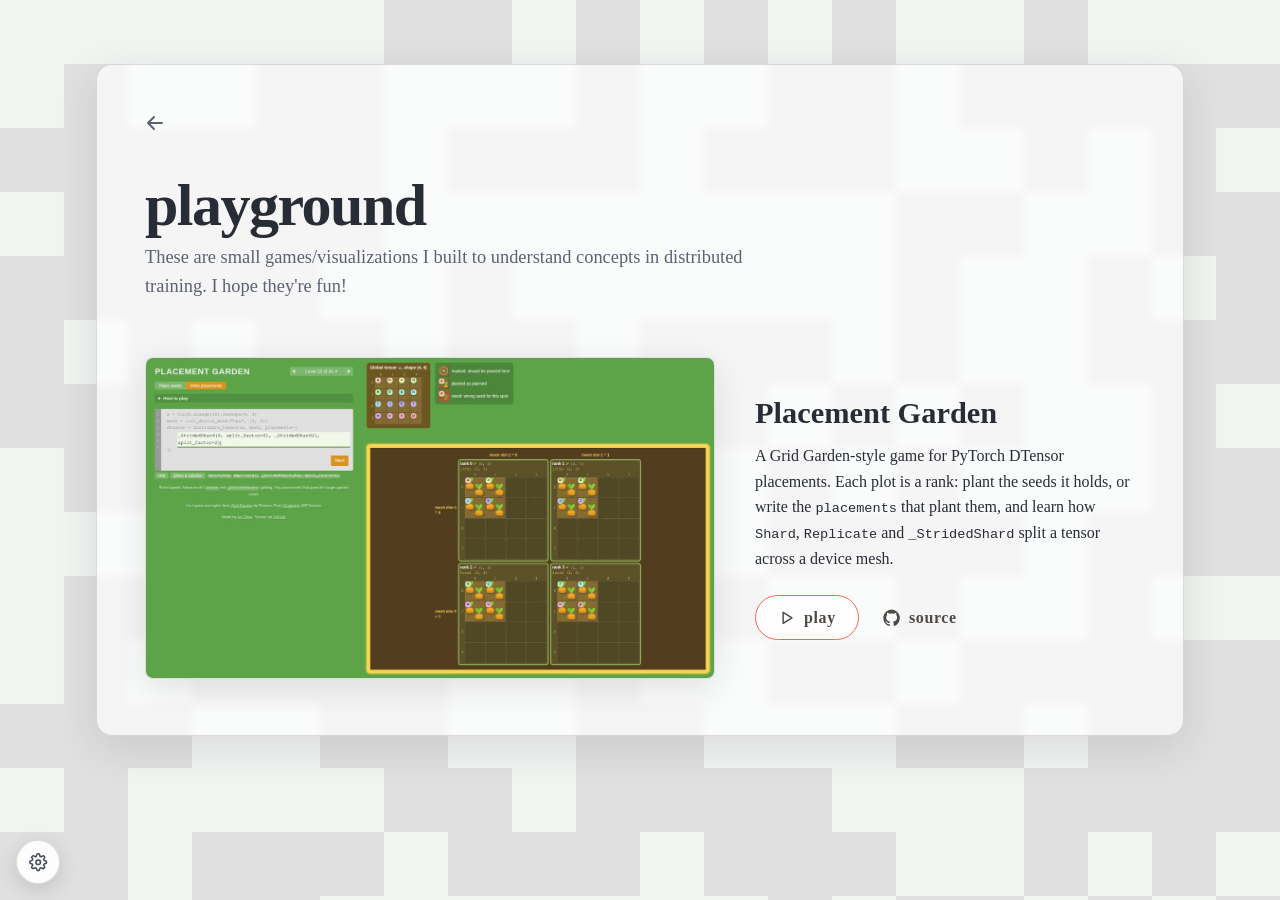
<file: playground/index.html>
<!doctype html>
<html lang="en">

<head>
    <meta charset="utf-8">
    <title>Playground - Ivy Zhou</title>
    <meta name="description" content="Interactive visualizations by Ivy Zhou">
    <meta name="author" content="Ivy Zhou" />
    <meta name="viewport" content="width=device-width, initial-scale=1">
    <link rel="shortcut icon" href="/favicon.ico" />
    <link rel="stylesheet" href="/css/styles.css">
    <link rel="stylesheet" href="/css/playground.css">
</head>

<body>
    <div class="menu-wrap" id="life-settings" aria-hidden="true">
        <nav class="menu" aria-label="Game of Life settings">
            <h2 class="profile">Life settings</h2>
            <div class="link-list">
                <div class="color-setting">
                    <label for="alive">Alive colour</label>
                    <div class="color-control">
                        <input class="colorinput" id="alive" type="color" value="#d9d9d9"
                            aria-label="Alive colour picker">
                        <input class="hexinput" id="alive-hex" type="text" value="#D9D9D9" maxlength="7"
                            spellcheck="false" aria-label="Alive colour HEX code">
                    </div>
                </div>
                <div class="color-setting">
                    <label for="dead">Dead colour</label>
                    <div class="color-control">
                        <input class="colorinput" id="dead" type="color" value="#eff2ef"
                            aria-label="Dead colour picker">
                        <input class="hexinput" id="dead-hex" type="text" value="#EFF2EF" maxlength="7"
                            spellcheck="false" aria-label="Dead colour HEX code">
                    </div>
                </div>
                <button id="reset-button" type="button">Reset</button>
            </div>
            <div class="icon-list">
                <a href="https://en.wikipedia.org/wiki/Conway%27s_Game_of_Life">About the Game of Life</a>
            </div>
        </nav>
    </div>
    <button class="menu-button" id="open-button" aria-label="Open Life settings" aria-controls="life-settings"
        aria-expanded="false">
        <svg viewBox="0 0 24 24" aria-hidden="true">
            <circle cx="12" cy="12" r="3"></circle>
            <path d="M19.4 15a1.7 1.7 0 0 0 .34 1.88l.05.05a2 2 0 1 1-2.83 2.83l-.05-.05A1.7 1.7 0 0 0 15 19.4a1.7 1.7 0 0 0-1 1.55V21a2 2 0 1 1-4 0v-.08a1.7 1.7 0 0 0-1.1-1.54 1.7 1.7 0 0 0-1.88.34l-.05.05a2 2 0 1 1-2.83-2.83l.05-.05A1.7 1.7 0 0 0 4.6 15a1.7 1.7 0 0 0-1.55-1H3a2 2 0 1 1 0-4h.08a1.7 1.7 0 0 0 1.54-1.1 1.7 1.7 0 0 0-.34-1.88l-.05-.05a2 2 0 1 1 2.83-2.83l.05.05A1.7 1.7 0 0 0 9 4.6a1.7 1.7 0 0 0 1-1.55V3a2 2 0 1 1 4 0v.08a1.7 1.7 0 0 0 1.1 1.54 1.7 1.7 0 0 0 1.88-.34l.05-.05a2 2 0 1 1 2.83 2.83l-.05.05A1.7 1.7 0 0 0 19.4 9c.12.6.65 1 1.27 1H21a2 2 0 1 1 0 4h-.08a1.7 1.7 0 0 0-1.52 1Z"></path>
        </svg>
    </button>
    <div class="content-wrap">
        <canvas id="conway"></canvas>
        <main class="playground">
            <div class="intro">
                <a class="home-link" href="/" aria-label="Back to home">
                    <svg viewBox="0 0 24 24" aria-hidden="true">
                        <path d="M19 12H5M11 6l-6 6 6 6"></path>
                    </svg>
                </a>
                <h1>playground</h1>
                <p>These are small games/visualizations I built to understand concepts in distributed training. I hope
                    they're fun!</p>
            </div>

            <!-- To add a viz, copy an <article> and point it at a 16:9 screenshot in /img/playground/. -->
            <section class="gallery">
                <article class="viz">
                    <a class="viz-shot" href="/placement-garden/">
                        <img src="/img/playground/placement-garden.jpg" width="1200" height="675"
                            alt="Placement Garden: a solved level where four ranks each hold a strided 2 by 2 block of a 4 by 4 tensor">
                    </a>
                    <div class="viz-text">
                        <h2><a href="/placement-garden/">Placement Garden</a></h2>
                        <p>A Grid Garden-style game for PyTorch DTensor placements. Each plot is a rank: plant the seeds
                            it holds, or write the <code>placements</code> that plant them, and learn how
                            <code>Shard</code>, <code>Replicate</code> and <code>_StridedShard</code> split a tensor
                            across a device mesh.</p>
                        <nav class="viz-links">
                            <a class="play" href="/placement-garden/">
                                <svg class="icon-stroke" viewBox="0 0 24 24" aria-hidden="true">
                                    <path d="M7 4.5v15l12-7.5Z"></path>
                                </svg>
                                play
                            </a>
                            <a href="https://github.com/ivy-zhou/placement-garden">
                                <svg class="icon-fill" viewBox="0 0 24 24" aria-hidden="true">
                                    <path d="M12 .7a11.6 11.6 0 0 0-3.7 22.6c.6.1.8-.3.8-.6v-2.2c-3.4.7-4.1-1.4-4.1-1.4-.5-1.4-1.3-1.8-1.3-1.8-1.1-.7.1-.7.1-.7 1.2.1 1.8 1.2 1.8 1.2 1.1 1.8 2.8 1.3 3.5 1 .1-.8.4-1.3.8-1.6-2.7-.3-5.5-1.3-5.5-5.8 0-1.3.5-2.3 1.2-3.1-.1-.3-.5-1.5.1-3.1 0 0 1-.3 3.2 1.2a11 11 0 0 1 5.8 0c2.2-1.5 3.2-1.2 3.2-1.2.6 1.6.2 2.8.1 3.1.8.8 1.2 1.8 1.2 3.1 0 4.5-2.8 5.5-5.5 5.8.4.4.8 1.1.8 2.2v3.2c0 .3.2.7.8.6A11.6 11.6 0 0 0 12 .7Z"></path>
                                </svg>
                                source
                            </a>
                        </nav>
                    </div>
                </article>
            </section>
        </main>
    </div>

    <script src="/js/animateBG.js"></script>
    <script src="/js/main.js"></script>
</body>

</html>
</file>
<file: css/styles.css>
:root {
    color-scheme: light;
    --font-serif: Charter, "Bitstream Charter", "Sitka Text", Cambria, Georgia, serif;
    --font-display: "Iowan Old Style", Baskerville, "Times New Roman", serif;
    --ink: #282c34;
    --ink-soft: #5d6270;
    --paper: #fefeff;
    --panel: rgba(248, 249, 252, 0.96);
    --line: rgba(55, 58, 71, 0.16);
    --accent: #fe654f;
}

*,
*::after,
*::before {
    box-sizing: border-box;
}

html,
body,
.content-wrap {
    width: 100%;
    height: 100%;
    padding: 0;
}

body,
button,
input {
    font-family: var(--font-serif);
}

body {
    margin: 0;
    color: var(--ink);
    font-size: 1rem;
    font-weight: 400;
}

a {
    color: #4e4a46;
    text-decoration: none;
}

a:hover,
a:focus-visible {
    color: var(--accent);
}

button:focus-visible,
input:focus-visible,
a:focus-visible {
    outline: 2px solid var(--accent);
    outline-offset: 3px;
}

header {
    margin: 0 auto;
    padding: 8rem 2rem 0;
    text-align: center;
}

header h1 {
    margin: 0 auto;
    padding-top: .4em;
    font-family: var(--font-display);
    font-size: 3.75em;
    font-weight: 700;
    line-height: 1;
    letter-spacing: -.025em;
}

header h1 span {
    display: block;
    padding-top: .8em;
    font-family: var(--font-serif);
    font-size: 40%;
    font-weight: 400;
    letter-spacing: .01em;
}

#profile-image {
    width: 20em;
    height: 20em;
    margin: 0 auto 2em;
    border-radius: 50%;
    background-image: url("../img/ivyzhou_banner1.png");
    background-position: left center;
    background-size: cover;
}

.branding {
    padding: 1.6em 5em;
    font-size: .74em;
    font-weight: 700;
    line-height: 2.2;
    letter-spacing: .08em;
    text-transform: uppercase;
}

.branding a {
    display: inline-grid;
    width: 2rem;
    height: 2rem;
    margin: 0 .12rem;
    padding: .2rem;
    vertical-align: middle;
    place-items: center;
}

.brand-icons svg {
    width: 100%;
    height: 100%;
    fill: currentColor;
}

.pill-links {
    max-width: 1200px;
    margin: 3em auto 5em;
    padding: 2em 10em 0;
    font-size: 1em;
}

.pill-links > a {
    display: inline-flex;
    width: 10em;
    margin: .75em;
    padding: 1em;
    align-items: center;
    justify-content: center;
    gap: .55em;
    border: 1px solid var(--accent);
    border-radius: 999px;
    background: var(--paper);
    font-family: var(--font-display);
    font-weight: 700;
    letter-spacing: .04em;
    text-transform: lowercase;
    transition: color .18s ease, background-color .18s ease, transform .18s ease;
}

.pill-links svg {
    width: 1.3em;
    height: 1.3em;
    flex: none;
    fill: none;
    stroke: currentColor;
    stroke-width: 2;
    stroke-linecap: round;
    stroke-linejoin: round;
}

.pill-links > a:hover,
.pill-links > a:focus-visible {
    color: var(--paper);
    background: var(--accent);
    transform: translateY(-1px);
}

.content-wrap {
    overflow-y: auto;
    -webkit-overflow-scrolling: touch;
}

.content-wrap canvas {
    position: absolute;
    z-index: 0;
    width: 100%;
    height: 100%;
    opacity: .8;
}

.content {
    position: relative;
}

.menu-button {
    position: fixed;
    bottom: 1rem;
    left: 1rem;
    z-index: 1000;
    display: grid;
    width: 2.75rem;
    height: 2.75rem;
    padding: 0;
    border: 1px solid var(--line);
    border-radius: 50%;
    color: #454957;
    background: rgba(254, 254, 255, .94);
    box-shadow: 0 .35rem 1.2rem rgba(40, 44, 52, .16);
    cursor: pointer;
    font-size: 1.1rem;
    line-height: 1;
    place-items: center;
    transition: color .18s ease, transform .18s ease, box-shadow .18s ease;
}

.menu-button:hover {
    color: var(--accent);
    box-shadow: 0 .45rem 1.4rem rgba(40, 44, 52, .22);
    transform: translateY(-1px);
}

.menu-button svg {
    display: block;
    width: 1.15rem;
    height: 1.15rem;
    overflow: visible;
    fill: none;
    stroke: currentColor;
    stroke-width: 2;
    stroke-linecap: round;
    stroke-linejoin: round;
}

.menu-wrap {
    position: fixed;
    bottom: 4.5rem;
    left: 1rem;
    z-index: 999;
    width: min(18rem, calc(100vw - 2rem));
    padding: 1.25rem;
    border: 1px solid var(--line);
    border-radius: .9rem;
    visibility: hidden;
    opacity: 0;
    background: var(--panel);
    box-shadow: 0 .8rem 2.5rem rgba(40, 44, 52, .2);
    pointer-events: none;
    transform: translateY(.65rem) scale(.98);
    transform-origin: left bottom;
    transition: opacity .2s ease, transform .2s ease, visibility .2s;
    backdrop-filter: blur(12px);
}

.show-menu .menu-wrap {
    visibility: visible;
    opacity: 1;
    pointer-events: auto;
    transform: none;
}

.menu {
    color: var(--ink-soft);
    font-size: 1rem;
}

.profile {
    margin: 0 0 1rem;
    color: var(--ink);
    font-family: var(--font-display);
    font-size: 1.25rem;
    line-height: 1.2;
}

.link-list {
    display: grid;
    gap: .75rem;
}

.color-setting {
    display: flex;
    min-height: 2.5rem;
    align-items: center;
    justify-content: space-between;
    gap: 1rem;
}

.color-setting > label {
    font-weight: 600;
}

.color-control {
    display: flex;
    align-items: center;
    gap: .4rem;
}

.colorinput {
    width: 2.5rem;
    height: 2rem;
    padding: .15rem;
    border: 1px solid var(--line);
    border-radius: .35rem;
    background: var(--paper);
    box-shadow: none;
    cursor: pointer;
}

.hexinput {
    width: 5.4rem;
    height: 2rem;
    padding: .35rem .45rem;
    border: 1px solid var(--line);
    border-radius: .35rem;
    color: var(--ink);
    background: var(--paper);
    font-family: ui-monospace, "SFMono-Regular", Consolas, "Liberation Mono", monospace;
    font-size: .82rem;
    letter-spacing: .02em;
    text-transform: uppercase;
}

.link-list button {
    justify-self: start;
    padding: .55rem .85rem;
    border: 1px solid var(--line);
    border-radius: .45rem;
    color: var(--ink);
    background: var(--paper);
    cursor: pointer;
    font-size: .95rem;
    font-weight: 700;
    transition: border-color .18s ease, color .18s ease, background-color .18s ease;
}

.link-list button:hover,
.link-list button:focus-visible {
    border-color: var(--accent);
    color: var(--accent);
    background: #fff9f7;
}

.icon-list {
    padding-top: 1rem;
    margin-top: 1rem;
    border-top: 1px solid var(--line);
}

.icon-list a {
    font-size: .9rem;
    text-decoration: underline;
    text-decoration-color: rgba(254, 101, 79, .4);
    text-underline-offset: .18em;
}

@media screen and (max-width: 40em) {
    body {
        font-size: 80%;
    }

    header {
        padding-top: 6rem;
    }

    header h1 {
        font-size: 2.75em;
    }

    #profile-image {
        width: min(20em, 76vw);
        height: min(20em, 76vw);
    }

    .branding {
        padding-right: 2em;
        padding-left: 2em;
    }

    .pill-links {
        max-width: 900px;
        padding: 2em 2em 0;
    }

    .menu-button {
        bottom: .75rem;
        left: .75rem;
    }

    .menu-wrap {
        bottom: 4rem;
        left: .75rem;
        width: min(18rem, calc(100vw - 1.5rem));
    }
}

@media (prefers-reduced-motion: reduce) {
    .menu-button,
    .menu-wrap,
    .pill-links > a {
        transition: none;
    }
}
</file>
<file: css/playground.css>
/* Playground page, layered on styles.css (fonts, colours, Game of Life canvas and settings menu). */

:root {
    --font-mono: ui-monospace, "SFMono-Regular", Consolas, "Liberation Mono", monospace;
}

body {
    line-height: 1.6;
}

/* The page scrolls inside .content-wrap; keep the Life grid fixed behind it. */
.content-wrap canvas {
    position: fixed;
    inset: 0;
}

.playground {
    position: relative;
    max-width: 68rem;
    margin: 4rem auto 6rem;
    padding: 2.5rem 3rem 3.5rem;
    border: 1px solid var(--line);
    border-radius: 1rem;
    background: rgba(254, 254, 255, .7);
    box-shadow: 0 .8rem 2.5rem rgba(40, 44, 52, .12);
    backdrop-filter: blur(3px);
}

.intro {
    margin-bottom: 3.5rem;
}

.home-link {
    display: inline-grid;
    width: 2.25rem;
    height: 2.25rem;
    margin-left: -.5rem;
    color: var(--ink-soft);
    place-items: center;
}

.home-link svg {
    width: 1.5rem;
    height: 1.5rem;
    fill: none;
    stroke: currentColor;
    stroke-width: 2;
    stroke-linecap: round;
    stroke-linejoin: round;
}

.intro h1 {
    margin: 2rem 0 .5rem;
    font-family: var(--font-display);
    font-size: 3.75rem;
    font-weight: 700;
    line-height: 1;
    letter-spacing: -.025em;
}

.intro p {
    max-width: 38rem;
    margin: 0;
    color: var(--ink-soft);
    font-size: 1.15rem;
}

.gallery {
    display: grid;
    gap: 4rem;
}

.viz {
    display: grid;
    grid-template-columns: minmax(0, 3fr) minmax(0, 2fr);
    gap: 2.5rem;
    align-items: center;
}

.viz-shot {
    display: block;
    overflow: hidden;
    border: 1px solid var(--line);
    border-radius: .5rem;
    background: var(--paper);
    box-shadow: 0 .6rem 2rem rgba(40, 44, 52, .12);
    transition: transform .2s ease, box-shadow .2s ease;
}

.viz-shot:hover {
    box-shadow: 0 .8rem 2.4rem rgba(40, 44, 52, .18);
    transform: translateY(-2px);
}

.viz-shot img {
    display: block;
    width: 100%;
    height: auto;
}

.viz h2 {
    margin: 0 0 .75rem;
    font-family: var(--font-display);
    font-size: 1.9rem;
    line-height: 1.15;
}

.viz h2 a {
    color: var(--ink);
}

.viz h2 a:hover {
    color: var(--accent);
}

.viz p {
    margin: 0 0 1.5rem;
}

.viz code {
    font-family: var(--font-mono);
    font-size: .85em;
}

.viz-links {
    display: flex;
    align-items: center;
    gap: 1.5rem;
}

.viz-links a {
    display: inline-flex;
    align-items: center;
    gap: .5em;
    font-family: var(--font-display);
    font-weight: 700;
    letter-spacing: .04em;
}

.viz-links svg {
    width: 1.1em;
    height: 1.1em;
    flex: none;
}

.icon-stroke {
    fill: none;
    stroke: currentColor;
    stroke-width: 2;
    stroke-linejoin: round;
}

.icon-fill {
    fill: currentColor;
}

.viz-links .play {
    padding: .55rem 1.4rem;
    border: 1px solid var(--accent);
    border-radius: 999px;
    background: var(--paper);
    transition: color .18s ease, background-color .18s ease;
}

.viz-links .play:hover,
.viz-links .play:focus-visible {
    color: var(--paper);
    background: var(--accent);
}

@media screen and (max-width: 48em) {
    .playground {
        margin: 1rem .75rem 5rem;
        padding: 1.5rem 1.25rem 2.5rem;
    }

    .intro {
        margin-bottom: 2.5rem;
    }

    .intro h1 {
        margin-top: 1.5rem;
        font-size: 2.75rem;
    }

    .viz {
        grid-template-columns: 1fr;
        gap: 1.5rem;
    }
}

@media (prefers-reduced-motion: reduce) {
    .viz-shot,
    .viz-links .play {
        transition: none;
    }
}
</file>
